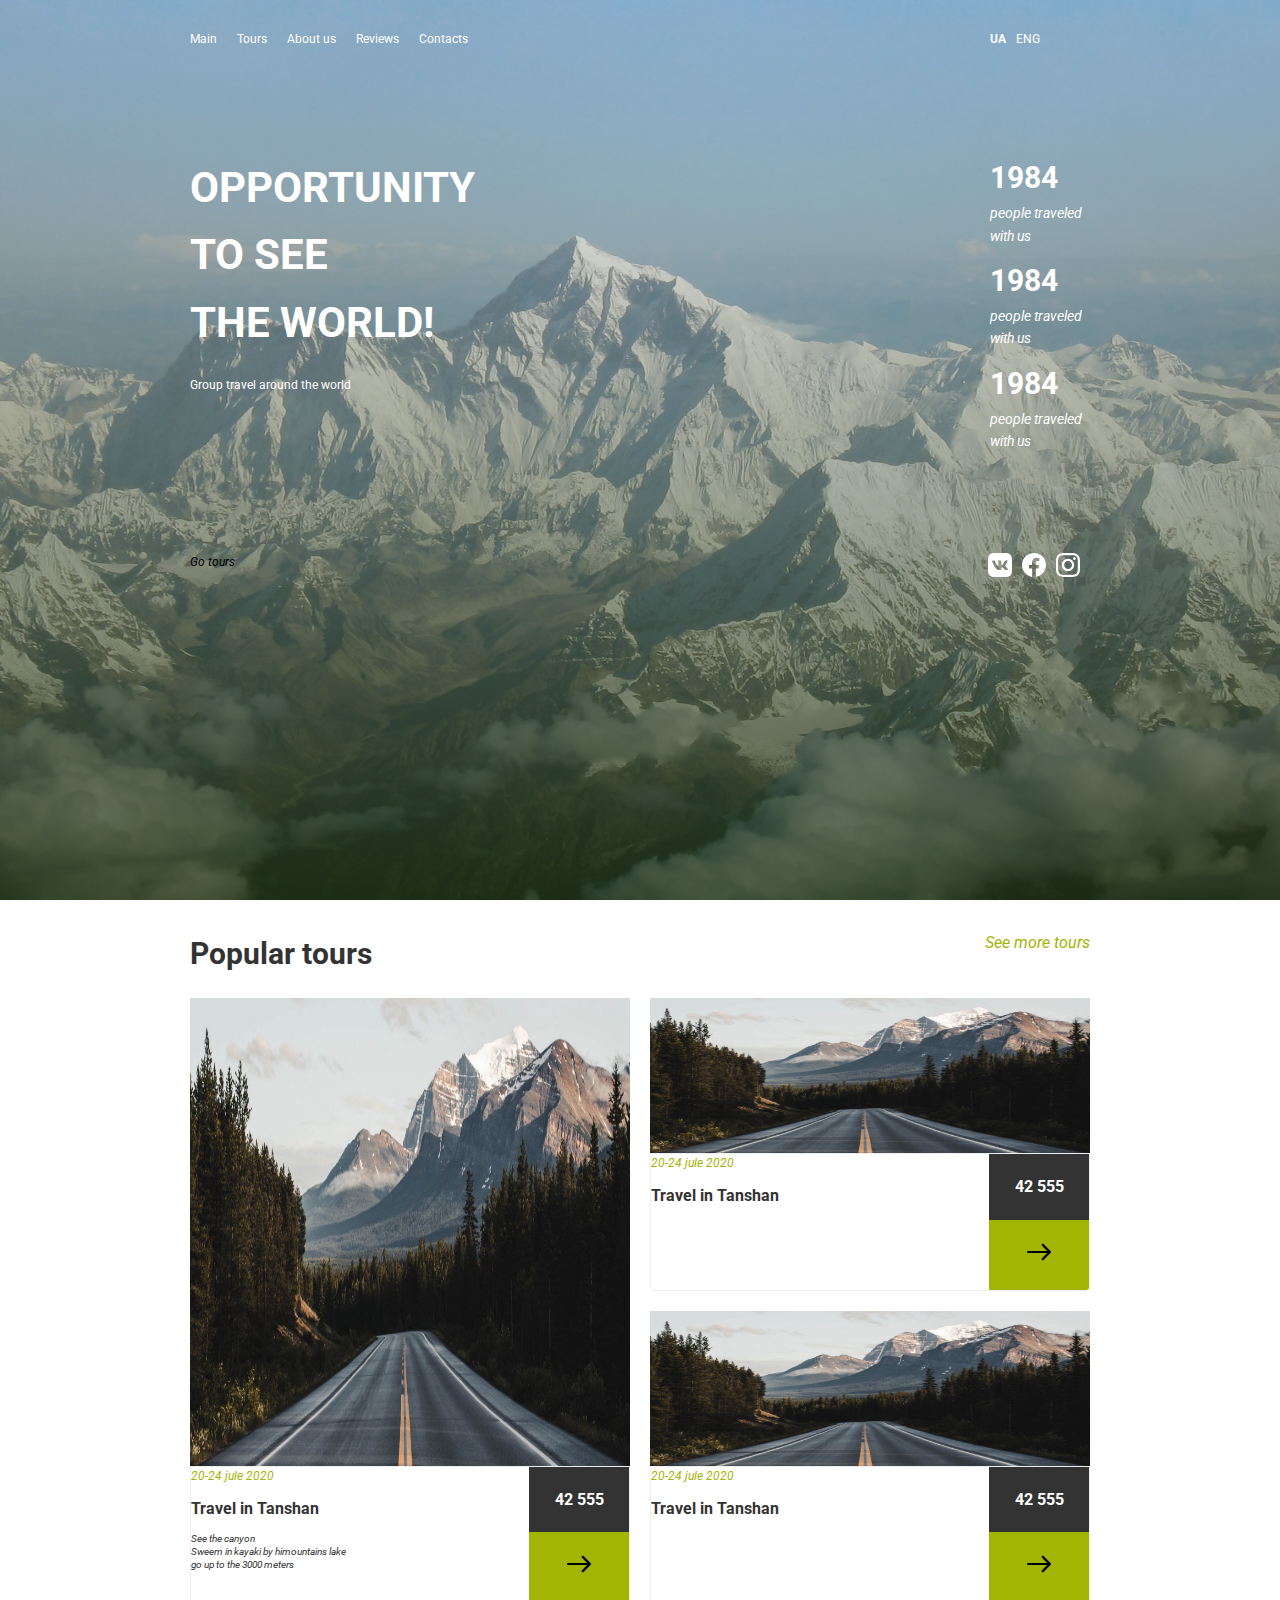
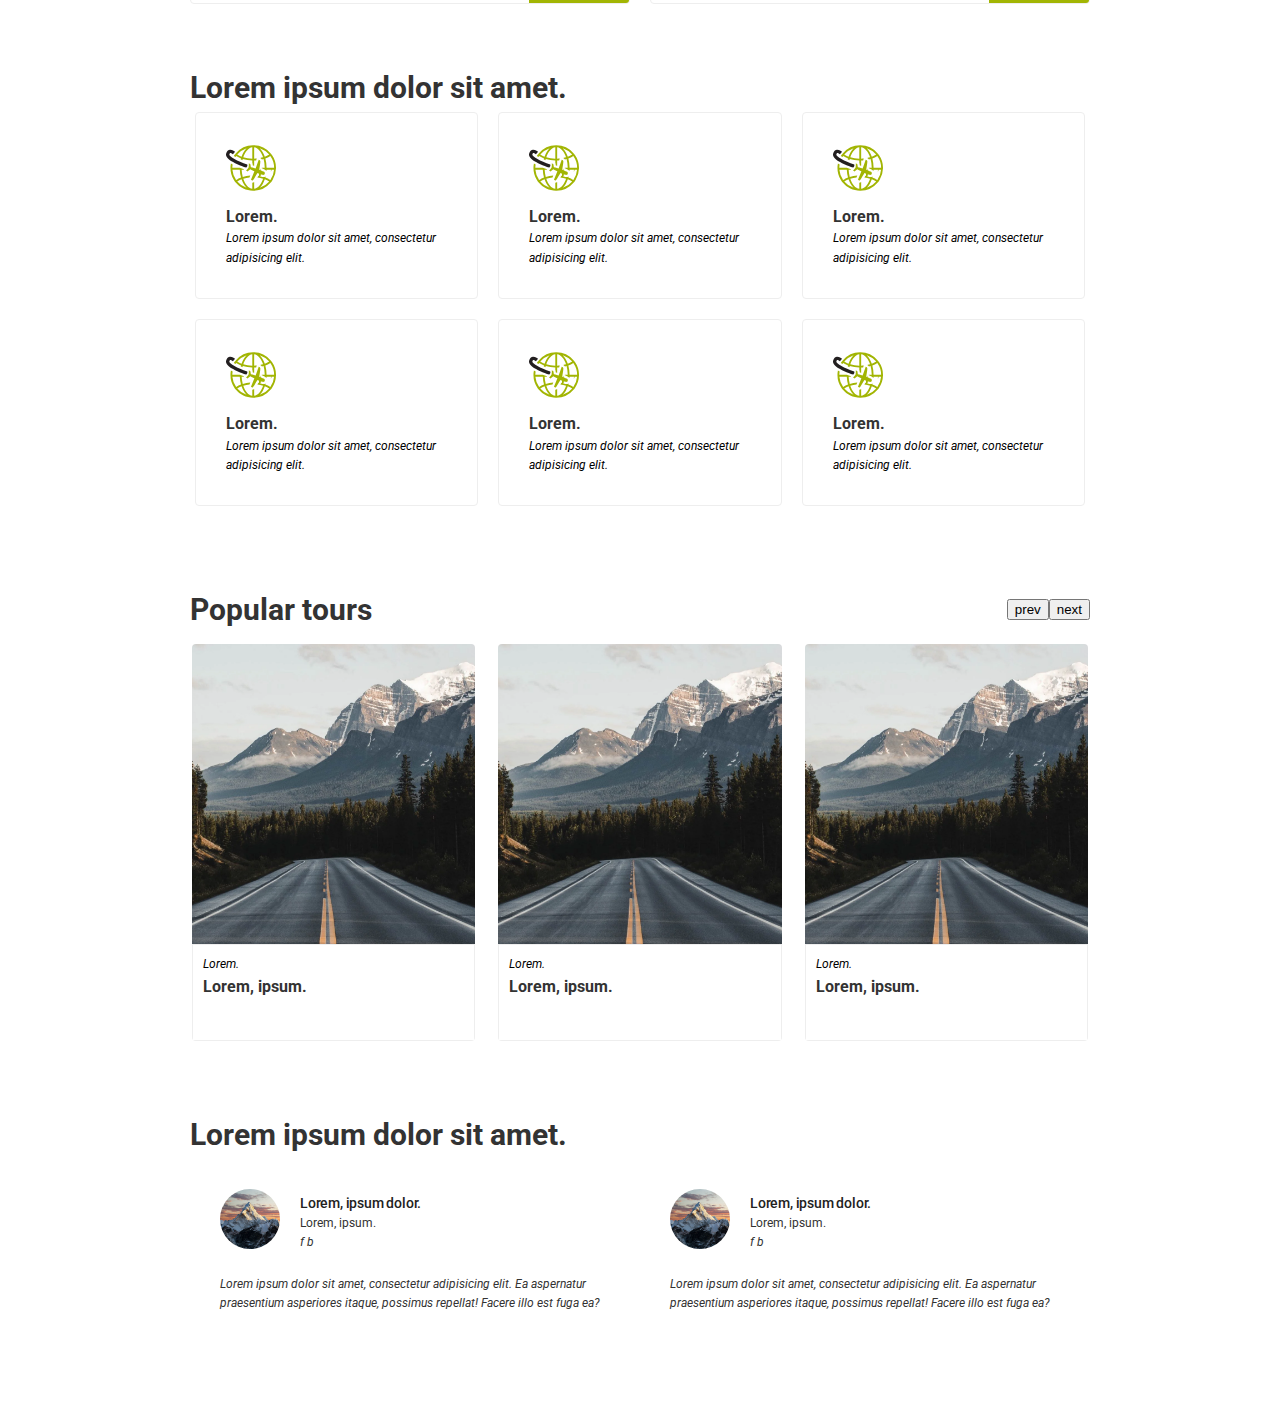
<file: index.html>
<!DOCTYPE html>
<html lang="en">
  <head>
    <meta charset="UTF-8" />
    <meta name="viewport" content="width=device-width, initial-scale=1.0" />
    <link rel="stylesheet" href="reset.css" />
    <link rel="stylesheet" href="css/style.css" />
    <title>Document</title>
  </head>
  <body>
    <section class="banner">
      <div class="content-wrapper">
        <header class="header">
          <nav class="main-nav">
            <ul class="nav-items">
              <a href="#" class="nav-item">
                <li>Main</li>
              </a>
              <a href="#" class="nav-item">
                <li>Tours</li>
              </a>
              <a href="#" class="nav-item">
                <li>About us</li>
              </a>
              <a href="#" class="nav-item">
                <li>Reviews</li>
              </a>
              <a href="#" class="nav-item">
                <li>Contacts</li>
              </a>
            </ul>
          </nav>
          <div class="lang">
            <span class="ua active">ua</span>
            <span class="eng">eng</span>
          </div>
        </header>
        <div class="section-content">
          <div class="section-content__part1">
            <h1 class="main__title">
              opportunity <br />to see <br />the world!
            </h1>
            <p class="title__desc">Group travel around the world</p>
          </div>
          <div class="section-content__part2">
            <div class="count-row">
              <div class="count-num">1984</div>
              <div class="count-text">people traveled with us</div>
            </div>
            <div class="count-row">
              <div class="count-num">1984</div>
              <div class="count-text">people traveled with us</div>
            </div>
            <div class="count-row">
              <div class="count-num">1984</div>
              <div class="count-text">people traveled with us</div>
            </div>
          </div>
        </div>

        <footer class="footer">
          <div class="go-tours">
            <div class="go-tours__icon"></div>
            <div class="go-tours__text">Go tours</div>
          </div>
          <div class="social">
            <div class="social__item vk"><img src="img/vk.svg" alt="" /></div>
            <div class="social__item fb">
              <img src="img/facebook.svg" alt="" />
            </div>
            <div class="social__item insta">
              <img src="img/instagram.svg" alt="" />
            </div>
          </div>
        </footer>
      </div>
    </section>
    <section class="tours content-wrapper">
      <div class="tours__header">
        <h2 class="header__title section__title">Popular tours</h2>
        <div class="header__link">
          <a href="#" class="header__link-item">See more tours</a>
        </div>
      </div>
      <div class="tours__cards">
        <div class="a-side">
          <div class="card__block">
            <div class="card__img">
              <img src="img/banner.jpg" alt="img" />
            </div>
            <div class="card__content">
              <div class="content__side">
                <div class="card__date">20-24 jule 2020</div>
                <div class="card__title block__title">Travel in Tanshan</div>
                <div class="card__desc">
                  <ul>
                    <li>See the canyon</li>
                    <li>Sweem in kayaki by himountains lake</li>
                    <li>go up to the 3000 meters</li>
                  </ul>
                </div>
              </div>
              <div class="card-side side2">
                <div class="card__price block__title">42 555</div>
                <div class="card__button">
                  <svg
                    width="24"
                    height="24"
                    x="0"
                    y="0"
                    viewBox="0 0 268.832 268.832"
                    style="enable-background: new 0 0 512 512"
                    xml:space="preserve"
                    class=""
                  >
                    <path
                      d="M265.171,125.577l-80-80c-4.881-4.881-12.797-4.881-17.678,0c-4.882,4.882-4.882,12.796,0,17.678l58.661,58.661H12.5   c-6.903,0-12.5,5.597-12.5,12.5c0,6.902,5.597,12.5,12.5,12.5h213.654l-58.659,58.661c-4.882,4.882-4.882,12.796,0,17.678   c2.44,2.439,5.64,3.661,8.839,3.661s6.398-1.222,8.839-3.661l79.998-80C270.053,138.373,270.053,130.459,265.171,125.577z"
                      fill="#000000"
                      data-original="#000000"
                      style=""
                      class=""
                    ></path>
                  </svg>
                </div>
              </div>
            </div>
          </div>
        </div>
        <div class="b-side">
          <div class="card__block card__block--sm">
            <div class="card__img card__img--sm">
              <img src="img/banner.jpg" alt="img" />
            </div>
            <div class="card__content">
              <div class="side1__content">
                <div class="card__date">20-24 jule 2020</div>
                <div class="card__title block__title">Travel in Tanshan</div>
              </div>
              <div class="side2__content">
                <div class="card__price block__title">42 555</div>
                <div class="card__button">
                  <svg
                    width="24"
                    height="24"
                    x="0"
                    y="0"
                    viewBox="0 0 268.832 268.832"
                    style="enable-background: new 0 0 512 512"
                    xml:space="preserve"
                    class=""
                  >
                    <path
                      d="M265.171,125.577l-80-80c-4.881-4.881-12.797-4.881-17.678,0c-4.882,4.882-4.882,12.796,0,17.678l58.661,58.661H12.5   c-6.903,0-12.5,5.597-12.5,12.5c0,6.902,5.597,12.5,12.5,12.5h213.654l-58.659,58.661c-4.882,4.882-4.882,12.796,0,17.678   c2.44,2.439,5.64,3.661,8.839,3.661s6.398-1.222,8.839-3.661l79.998-80C270.053,138.373,270.053,130.459,265.171,125.577z"
                      fill="#000000"
                      data-original="#000000"
                      style=""
                      class=""
                    ></path>
                  </svg>
                </div>
              </div>
            </div>
          </div>
          <div class="card__block card__block--sm">
            <div class="card__img card__img--sm">
              <img src="img/banner.jpg" alt="img" />
            </div>
            <div class="card__content">
              <div class="content__side--">
                <div class="card__date">20-24 jule 2020</div>
                <div class="card__title block__title">Travel in Tanshan</div>
              </div>
              <div class="scontent__side--2">
                <div class="card__price block__title">42 555</div>
                <div class="card__button">
                  <svg
                    width="24"
                    height="24"
                    x="0"
                    y="0"
                    viewBox="0 0 268.832 268.832"
                    style="enable-background: new 0 0 512 512"
                    xml:space="preserve"
                    class=""
                  >
                    <path
                      d="M265.171,125.577l-80-80c-4.881-4.881-12.797-4.881-17.678,0c-4.882,4.882-4.882,12.796,0,17.678l58.661,58.661H12.5   c-6.903,0-12.5,5.597-12.5,12.5c0,6.902,5.597,12.5,12.5,12.5h213.654l-58.659,58.661c-4.882,4.882-4.882,12.796,0,17.678   c2.44,2.439,5.64,3.661,8.839,3.661s6.398-1.222,8.839-3.661l79.998-80C270.053,138.373,270.053,130.459,265.171,125.577z"
                      fill="#000000"
                      data-original="#000000"
                      style=""
                      class=""
                    ></path>
                  </svg>
                </div>
              </div>
            </div>
          </div>
        </div>
      </div>
    </section>
    <section class="advantages content-wrapper">
      <h3 class="advantages__title section__title">
        Lorem ipsum dolor sit amet.
      </h3>
      <div class="advantages__items">
        <div class="advantages__item">
          <img
            src="img/icon/advantages.svg"
            alt=""
            class="advantages__item__img"
          />
          <h4 class="advantages__item__title block__title fs-normal">Lorem.</h4>
          <p class="advantages__item__desc">
            Lorem ipsum dolor sit amet, consectetur adipisicing elit.
          </p>
        </div>
        <div class="advantages__item">
          <img
            src="img/icon/advantages.svg"
            alt=""
            class="advantages__item__img"
          />
          <h4 class="advantages__item__title block__title fs-normal">Lorem.</h4>
          <p class="advantages__item__desc">
            Lorem ipsum dolor sit amet, consectetur adipisicing elit.
          </p>
        </div>
        <div class="advantages__item">
          <img
            src="img/icon/advantages.svg"
            alt=""
            class="advantages__item__img"
          />
          <h4 class="advantages__item__title block__title fs-normal">Lorem.</h4>
          <p class="advantages__item__desc">
            Lorem ipsum dolor sit amet, consectetur adipisicing elit.
          </p>
        </div>
        <div class="advantages__item">
          <img
            src="img/icon/advantages.svg"
            alt=""
            class="advantages__item__img"
          />
          <h4 class="advantages__item__title block__title fs-normal">Lorem.</h4>
          <p class="advantages__item__desc">
            Lorem ipsum dolor sit amet, consectetur adipisicing elit.
          </p>
        </div>
        <div class="advantages__item">
          <img
            src="img/icon/advantages.svg"
            alt=""
            class="advantages__item__img"
          />
          <h4 class="advantages__item__title block__title fs-normal">Lorem.</h4>
          <p class="advantages__item__desc">
            Lorem ipsum dolor sit amet, consectetur adipisicing elit.
          </p>
        </div>
        <div class="advantages__item">
          <img
            src="img/icon/advantages.svg"
            alt=""
            class="advantages__item__img"
          />
          <h4 class="advantages__item__title block__title fs-normal">Lorem.</h4>
          <p class="advantages__item__desc">
            Lorem ipsum dolor sit amet, consectetur adipisicing elit.
          </p>
        </div>
      </div>
    </section>
    <section class="our-team content-wrapper">
      <div class="our-team__header">
        <h2 class="our-team__title section__title">Popular tours</h2>
        <div class="our-team__slider-buttons">
          <button class="our-team__prev-btn">prev</button>
          <button class="our-team__next-btn">next</button>
        </div>
      </div>
      <div class="our-team__cards">
        <div class="our-team__card">
          <div class="our-team__img-wrap">
            <img src="img/banner.webp" alt="" class="our-team__img" />
          </div>
          <div class="our-team__info">
            <div class="our-team__text">
              <div class="our-team__role">Lorem.</div>
              <div class="our-team__name block__title">Lorem, ipsum.</div>
            </div>
            <div class="our-team__icons">
              <img src="img/facebook.svg" alt="" class="our-team__social" />
              <img src="img/vk.svg" alt="" class="our-team__social" />
              <img src="img/instagram.svg" alt="" class="our-team__social" />
            </div>
          </div>
        </div>
        <div class="our-team__card">
          <div class="our-team__img-wrap">
            <img src="img/banner.webp" alt="" class="our-team__img" />
          </div>
          <div class="our-team__info">
            <div class="our-team__text">
              <div class="our-team__role">Lorem.</div>
              <div class="our-team__name block__title">Lorem, ipsum.</div>
            </div>
            <div class="our-team__icons">
              <img src="img/facebook.svg" alt="" class="our-team__social" />
              <img src="img/vk.svg" alt="" class="our-team__social" />
              <img src="img/instagram.svg" alt="" class="our-team__social" />
            </div>
          </div>
        </div>
        <div class="our-team__card">
          <div class="our-team__img-wrap">
            <img src="img/banner.webp" alt="" class="our-team__img" />
          </div>
          <div class="our-team__info">
            <div class="our-team__text">
              <div class="our-team__role">Lorem.</div>
              <div class="our-team__name block__title">Lorem, ipsum.</div>
            </div>
            <div class="our-team__icons">
              <img src="img/facebook.svg" alt="" class="our-team__social" />
              <img src="img/vk.svg" alt="" class="our-team__social" />
              <img src="img/instagram.svg" alt="" class="our-team__social" />
            </div>
          </div>
        </div>
      </div>
    </section>
    <!-- /.our-team -->
    <section class="clients">
      <div class="content-wrapper">
        <div class="clients-header">
          <h2 class="clients__title section__title">
            Lorem ipsum dolor sit amet.
          </h2>
          <div class="clients__arrow"></div>
        </div>
        <div class="clients-review__container">
          <div class="clients-review__item">
            <div class="clients-review__head">
              <div class="clients-review__img-wrap">
                <img
                  src="img/2018_banner.jpg"
                  alt=""
                  class="clients-review__img"
                />
              </div>
              <div class="clients-review__info">
                <h4 class="clients-review__title title-small">
                  Lorem, ipsum dolor.
                </h4>
                <div class="clients-review__travel fs-normal">
                  Lorem, ipsum.
                </div>
                <div class="clients-review__social">f b</div>
              </div>
            </div>
            <div class="clients-review__text">
              Lorem ipsum dolor sit amet, consectetur adipisicing elit. Ea
              aspernatur praesentium asperiores itaque, possimus repellat!
              Facere illo est fuga ea?
            </div>
          </div>
          <div class="clients-review__item">
            <div class="clients-review__head">
              <div class="clients-review__img-wrap">
                <img
                  src="img/2018_banner.jpg"
                  alt=""
                  class="clients-review__img"
                />
              </div>
              <div class="clients-review__info">
                <h4 class="clients-review__title title-small">
                  Lorem, ipsum dolor.
                </h4>
                <div class="clients-review__travel fs-normal">
                  Lorem, ipsum.
                </div>
                <div class="clients-review__social">f b</div>
              </div>
            </div>
            <div class="clients-review__text">
              Lorem ipsum dolor sit amet, consectetur adipisicing elit. Ea
              aspernatur praesentium asperiores itaque, possimus repellat!
              Facere illo est fuga ea?
            </div>
          </div>
        </div>
      </div>
    </section>
  </body>
</html>
</file>
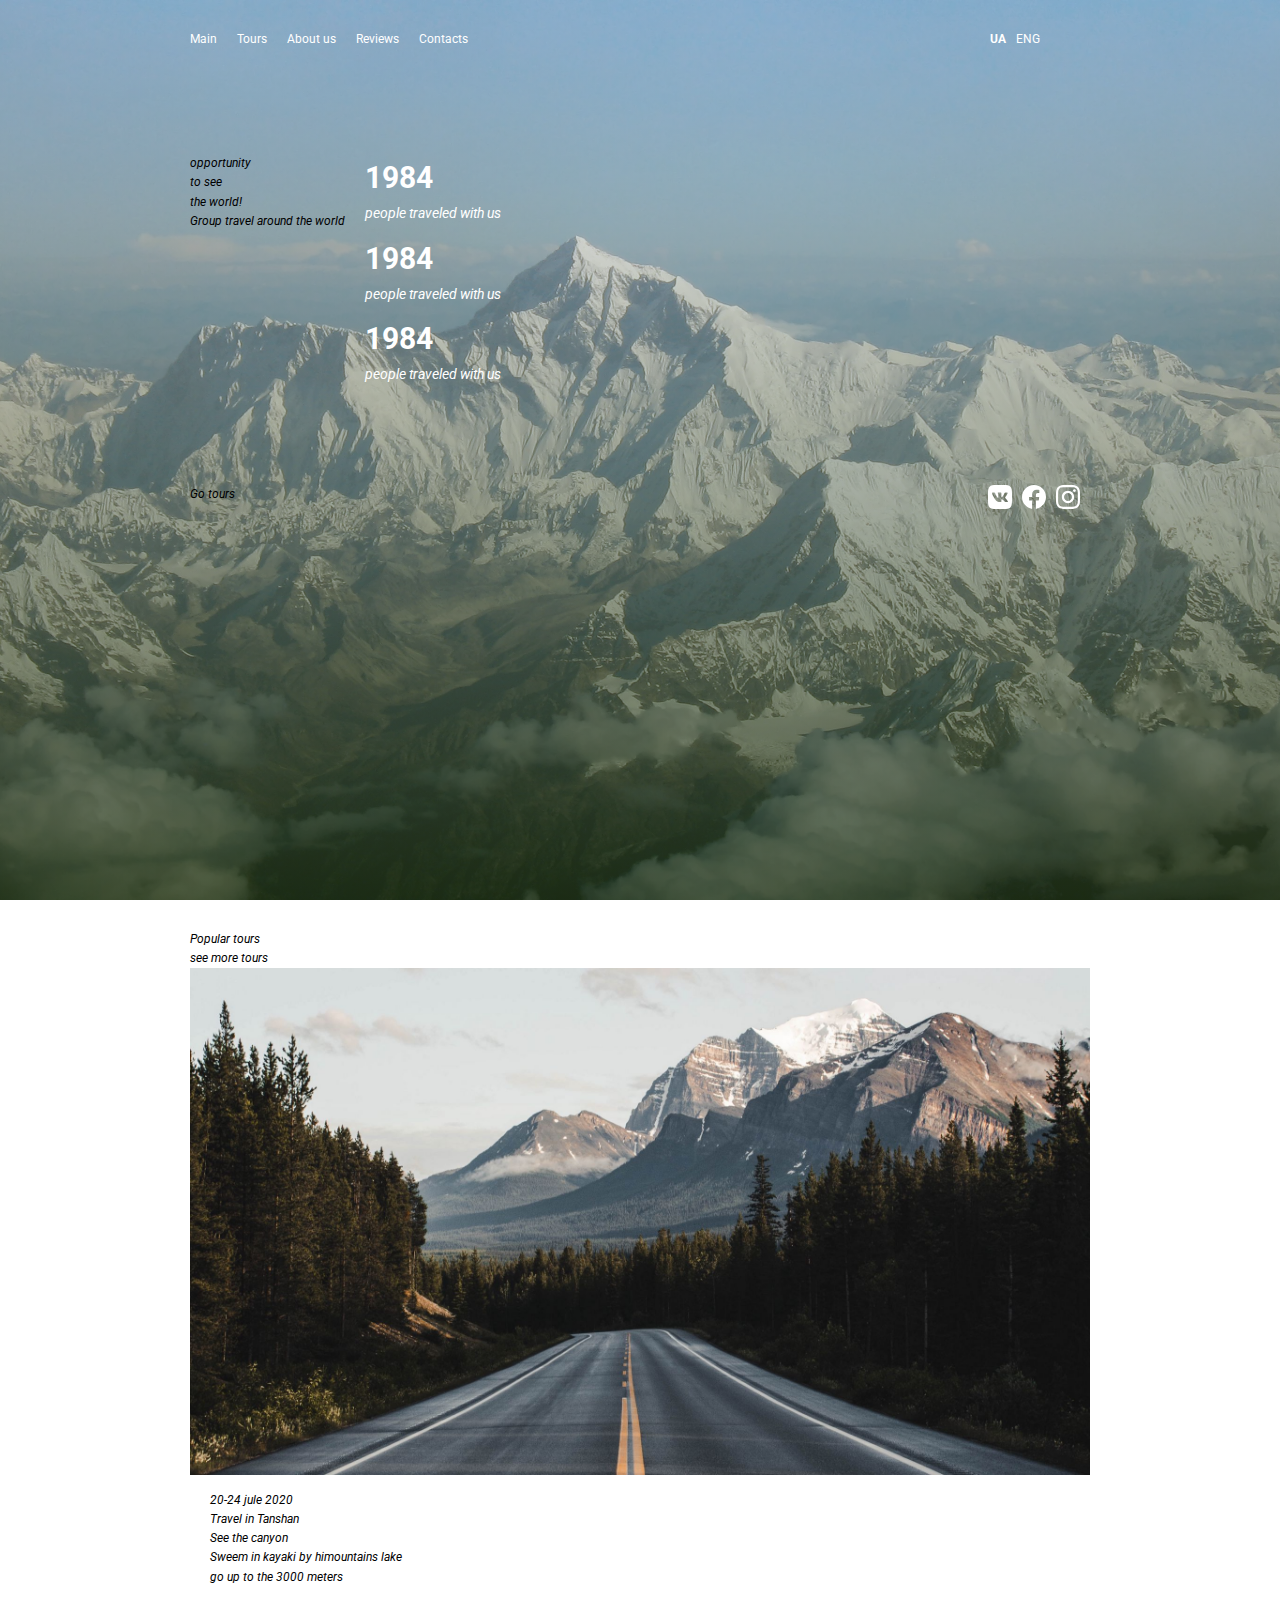
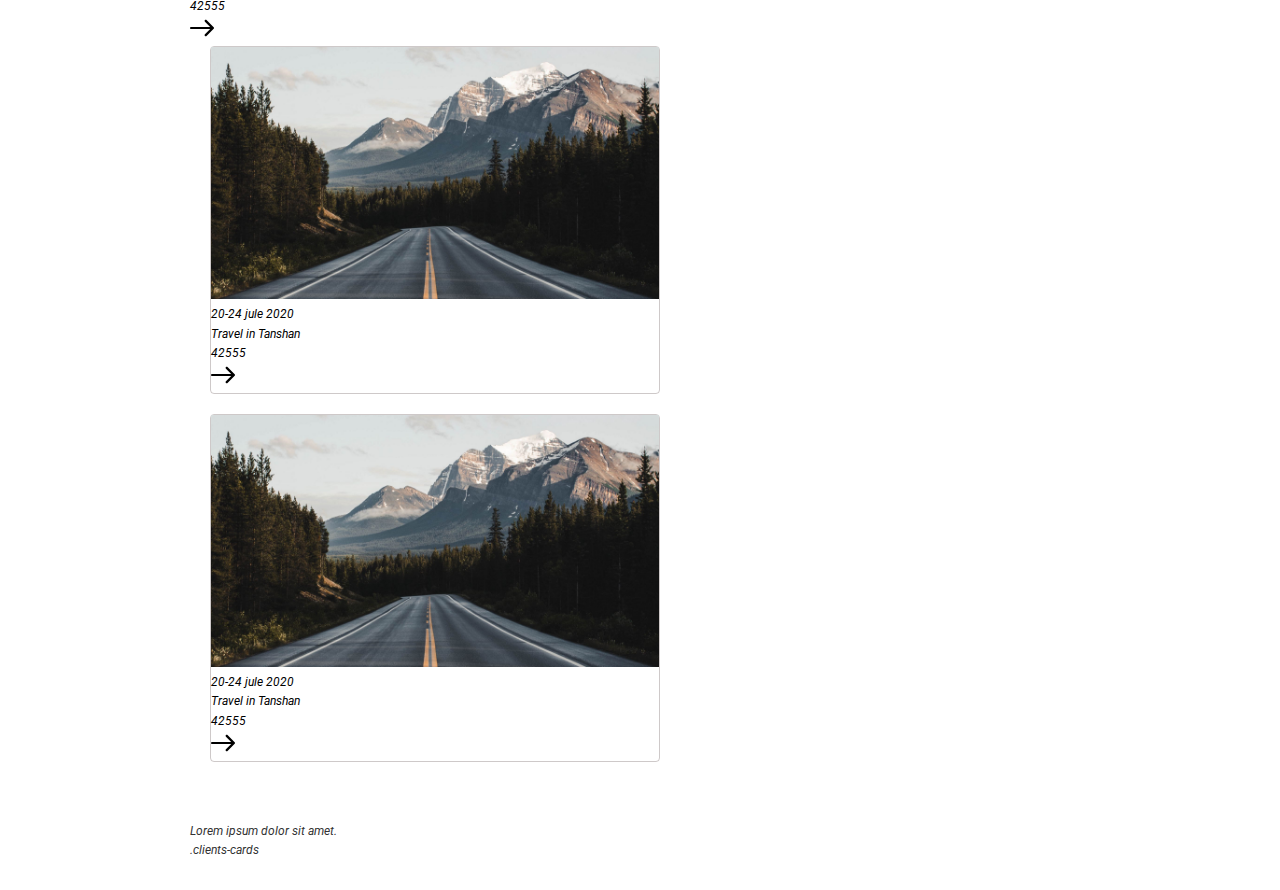
<file: banner.html>
<!DOCTYPE html>
<html lang="en">
  <head>
    <meta charset="UTF-8" />
    <meta name="viewport" content="width=device-width, initial-scale=1.0" />
    <link rel="stylesheet" href="reset.css" />
    <link rel="stylesheet" href="css/style.css" />
    <title>Document</title>
  </head>
  <body>
    <section class="banner">
      <div class="content-wrapper">
        <header class="header">
          <nav class="main-nav">
            <ul class="nav-items">
              <a href="#" class="nav-item">
                <li>Main</li>
              </a>
              <a href="#" class="nav-item">
                <li>Tours</li>
              </a>
              <a href="#" class="nav-item">
                <li>About us</li>
              </a>
              <a href="#" class="nav-item">
                <li>Reviews</li>
              </a>
              <a href="#" class="nav-item">
                <li>Contacts</li>
              </a>
            </ul>
          </nav>
          <div class="lang">
            <span class="ua active">ua</span>
            <span class="eng">eng</span>
          </div>
        </header>
        <div class="section-content">
          <div class="a-side">
            <h1 class="title">opportunity <br />to see <br />the world!</h1>
            <p class="desc">Group travel around the world</p>
          </div>
          <div class="b-side">
            <div class="count-row">
              <div class="count-num">1984</div>
              <div class="count-text">people traveled with us</div>
            </div>
            <div class="count-row">
              <div class="count-num">1984</div>
              <div class="count-text">people traveled with us</div>
            </div>
            <div class="count-row">
              <div class="count-num">1984</div>
              <div class="count-text">people traveled with us</div>
            </div>
          </div>
        </div>

        <footer class="footer">
          <div class="go-tours">
            <div class="go-tours__icon"></div>
            <div class="go-tours__text">Go tours</div>
          </div>
          <div class="social">
            <div class="social__item vk"><img src="img/vk.svg" alt="" /></div>
            <div class="social__item fb">
              <img src="img/facebook.svg" alt="" />
            </div>
            <div class="social__item insta">
              <img src="img/instagram.svg" alt="" />
            </div>
          </div>
        </footer>
      </div>
    </section>
    <section class="tours content-wrapper">
      <div class="tours-header">
        <h2 class="header-title">Popular tours</h2>
        <div class="header-link">see more tours</div>
      </div>
      <div class="tours-cards">
        <div class="a-side">
          <div class="card-block">
            <div class="card-img">
              <img src="img/banner.jpg" alt="img" />
            </div>
            <div class="card-content">
              <div class="content-side side1">
                <div class="card-date">20-24 jule 2020</div>
                <div class="card-title">Travel in Tanshan</div>
                <div class="card-desc">
                  <ul>
                    <li>See the canyon</li>
                    <li>Sweem in kayaki by himountains lake</li>
                    <li>go up to the 3000 meters</li>
                  </ul>
                </div>
              </div>
              <div class="card-side side2">
                <div class="card-price">42555</div>
                <div class="card-button">
                  <svg
                    width="24"
                    height="24"
                    x="0"
                    y="0"
                    viewBox="0 0 268.832 268.832"
                    style="enable-background: new 0 0 512 512"
                    xml:space="preserve"
                    class=""
                  >
                    <path
                      d="M265.171,125.577l-80-80c-4.881-4.881-12.797-4.881-17.678,0c-4.882,4.882-4.882,12.796,0,17.678l58.661,58.661H12.5   c-6.903,0-12.5,5.597-12.5,12.5c0,6.902,5.597,12.5,12.5,12.5h213.654l-58.659,58.661c-4.882,4.882-4.882,12.796,0,17.678   c2.44,2.439,5.64,3.661,8.839,3.661s6.398-1.222,8.839-3.661l79.998-80C270.053,138.373,270.053,130.459,265.171,125.577z"
                      fill="#000000"
                      data-original="#000000"
                      style=""
                      class=""
                    ></path>
                  </svg>
                </div>
              </div>
            </div>
          </div>
        </div>
        <div class="b-side">
          <div class="card-block--sm">
            <div class="card-img sm-img">
              <img src="img/banner.jpg" alt="img" />
            </div>
            <div class="card-content">
              <div class="side1-content">
                <div class="card-date">20-24 jule 2020</div>
                <div class="card-title">Travel in Tanshan</div>
              </div>
              <div class="side2-content">
                <div class="card-price">42555</div>
                <div class="card-button">
                  <svg
                    width="24"
                    height="24"
                    x="0"
                    y="0"
                    viewBox="0 0 268.832 268.832"
                    style="enable-background: new 0 0 512 512"
                    xml:space="preserve"
                    class=""
                  >
                    <path
                      d="M265.171,125.577l-80-80c-4.881-4.881-12.797-4.881-17.678,0c-4.882,4.882-4.882,12.796,0,17.678l58.661,58.661H12.5   c-6.903,0-12.5,5.597-12.5,12.5c0,6.902,5.597,12.5,12.5,12.5h213.654l-58.659,58.661c-4.882,4.882-4.882,12.796,0,17.678   c2.44,2.439,5.64,3.661,8.839,3.661s6.398-1.222,8.839-3.661l79.998-80C270.053,138.373,270.053,130.459,265.171,125.577z"
                      fill="#000000"
                      data-original="#000000"
                      style=""
                      class=""
                    ></path>
                  </svg>
                </div>
              </div>
            </div>
          </div>
          <div class="card-block--sm">
            <div class="card-img sm-img">
              <img src="img/banner.jpg" alt="img" />
            </div>
            <div class="card-content">
              <div class="side1-content">
                <div class="card-date">20-24 jule 2020</div>
                <div class="card-title">Travel in Tanshan</div>
              </div>
              <div class="side2-content">
                <div class="card-price">42555</div>
                <div class="card-button">
                  <svg
                    width="24"
                    height="24"
                    x="0"
                    y="0"
                    viewBox="0 0 268.832 268.832"
                    style="enable-background: new 0 0 512 512"
                    xml:space="preserve"
                    class=""
                  >
                    <path
                      d="M265.171,125.577l-80-80c-4.881-4.881-12.797-4.881-17.678,0c-4.882,4.882-4.882,12.796,0,17.678l58.661,58.661H12.5   c-6.903,0-12.5,5.597-12.5,12.5c0,6.902,5.597,12.5,12.5,12.5h213.654l-58.659,58.661c-4.882,4.882-4.882,12.796,0,17.678   c2.44,2.439,5.64,3.661,8.839,3.661s6.398-1.222,8.839-3.661l79.998-80C270.053,138.373,270.053,130.459,265.171,125.577z"
                      fill="#000000"
                      data-original="#000000"
                      style=""
                      class=""
                    ></path>
                  </svg>
                </div>
              </div>
            </div>
          </div>
        </div>
      </div>
    </section>
    <section class="clients">
      <div class="content-wrapper">
        <div class="clients-header">
          <div class="clients__title">Lorem ipsum dolor sit amet.</div>
          <div class="clients__arrow"></div>
        </div>
        .clients-cards
      </div>
    </section>
  </body>
</html>
</file>
<file: css/style.css>
@import url("https://fonts.googleapis.com/css2?family=Roboto:wght@300;400;500;700&display=swap");
* {
  -webkit-box-sizing: border-box;
          box-sizing: border-box;
}

html {
  font-size: 12px;
  font-style: italic;
  line-height: 1.6;
}

ul li {
  list-style: none;
}

img {
  max-width: 100%;
}

a {
  text-decoration: none;
  color: inherit;
}

body {
  font-family: "Roboto", sans-serif;
}

.content-wrapper {
  margin: 0 auto;
  padding: 30px 50px;
  max-width: 1000px;
}

.page__title {
  font-size: 36px;
  font-weight: 700;
  font-style: normal;
}

.section__title {
  font-size: 30px;
  font-weight: 700;
  font-style: normal;
  color: #333333;
}

.block__title {
  font-size: 16px;
  color: #333333;
  font-weight: 700;
  font-style: normal;
}

.title-big {
  font-size: 28px;
  font-weight: 700;
  color: #333333;
  font-style: normal;
}

.title-small {
  font-size: 14px;
  font-weight: 500;
  font-style: normal;
  letter-spacing: -0.2px;
  color: #222;
}

.fs-normal {
  font-style: normal;
}

.c-white {
  color: #fff;
}

.c-grey {
  color: #777;
}

.banner {
  background-image: -webkit-gradient(linear, left top, left bottom, from(rgba(245, 246, 252, 0.52)), to(rgba(37, 58, 25, 0.73))), url(../img/hero.webp);
  background-image: linear-gradient(to bottom, rgba(245, 246, 252, 0.52), rgba(37, 58, 25, 0.73)), url(../img/hero.webp);
  background-size: cover;
  background-repeat: no-repeat;
  background-position: center;
  height: 100vh;
}

.header {
  display: -webkit-box;
  display: -ms-flexbox;
  display: flex;
}

.nav-items {
  font-style: normal;
  color: #fff;
  display: -webkit-box;
  display: -ms-flexbox;
  display: flex;
}

.nav-item {
  position: relative;
  padding-bottom: 5px;
}

.nav-item:before {
  content: "";
  position: absolute;
  width: 100%;
  height: 2px;
  bottom: 0;
  left: 0;
  background-color: #fff;
  visibility: hidden;
  -webkit-transform: scaleX(0);
          transform: scaleX(0);
  -webkit-transition: 0.25s linear;
  transition: 0.25s linear;
}

.nav-item:hover::before {
  visibility: visible;
  -webkit-transform: scaleX(1);
          transform: scaleX(1);
}

a:not(:last-child) {
  margin-right: 20px;
}

.lang {
  font-style: normal;
  color: #fff;
  display: -webkit-box;
  display: -ms-flexbox;
  display: flex;
  margin-left: auto;
  text-transform: uppercase;
  -webkit-box-flex: 0;
      -ms-flex: 0 1 100px;
          flex: 0 1 100px;
}

.lang:nth-child(n) {
  cursor: pointer;
}

.ua {
  font-weight: 700;
  margin-right: 10px;
}

.section-content {
  display: -webkit-box;
  display: -ms-flexbox;
  display: flex;
  padding: 100px 0;
}

.section-content__part1 {
  -webkit-box-flex: 1;
      -ms-flex: 1 1 600px;
          flex: 1 1 600px;
}

.section-content__part2 {
  margin-left: auto;
  -webkit-box-flex: 0;
      -ms-flex: 0 1 100px;
          flex: 0 1 100px;
}

.main__title {
  font-size: 42px;
  font-style: normal;
  font-weight: 700;
  color: #fff;
  text-transform: uppercase;
  margin-bottom: 20px;
}

.title__desc {
  color: #fff;
  font-style: normal;
}

.count-row {
  color: #fff;
  font-style: normal;
}

.count-row:not(:last-child) {
  margin-bottom: 10px;
}

.count-num {
  font-size: 30px;
  font-weight: 700;
}

.count-text {
  font-size: 14px;
  font-style: italic;
}

.footer {
  display: -webkit-box;
  display: -ms-flexbox;
  display: flex;
  -webkit-box-pack: justify;
      -ms-flex-pack: justify;
          justify-content: space-between;
}

.social {
  display: -webkit-box;
  display: -ms-flexbox;
  display: flex;
}

.social__item > img {
  width: 24px;
  height: auto;
  margin-right: 10px;
  fill: #fff;
}

.tours__header {
  display: -webkit-box;
  display: -ms-flexbox;
  display: flex;
  -webkit-box-pack: justify;
      -ms-flex-pack: justify;
          justify-content: space-between;
  margin-bottom: 20px;
}

.header__link {
  font-size: 16px;
  color: #a2b503;
}

.tours__cards {
  display: -webkit-box;
  display: -ms-flexbox;
  display: flex;
}

.tours__cards .a-side {
  -webkit-box-flex: 1;
      -ms-flex: 1 1 50%;
          flex: 1 1 50%;
}

.tours__cards .b-side {
  -webkit-box-flex: 1;
      -ms-flex: 1 1 50%;
          flex: 1 1 50%;
}

.card__block {
  display: -webkit-box;
  display: -ms-flexbox;
  display: flex;
  -webkit-box-orient: vertical;
  -webkit-box-direction: normal;
      -ms-flex-direction: column;
          flex-direction: column;
  height: 100%;
}

.card__block--sm {
  height: auto;
}

.card__block:not(:last-child) {
  margin-bottom: 20px;
}

.card__img {
  display: -webkit-box;
  display: -ms-flexbox;
  display: flex;
  -webkit-box-flex: 1;
      -ms-flex-positive: 1;
          flex-grow: 1;
  -o-object-fit: cover;
     object-fit: cover;
  border-top-left-radius: 4px;
  border-top-right-radius: 4px;
  width: 100%;
}

.card__img--sm {
  -webkit-box-flex: 0;
      -ms-flex-positive: 0;
          flex-grow: 0;
  height: 155px;
}

.sm-img > img {
  -o-object-fit: cover;
     object-fit: cover;
}

.card__content {
  display: -webkit-box;
  display: -ms-flexbox;
  display: flex;
  -webkit-box-pack: justify;
      -ms-flex-pack: justify;
          justify-content: space-between;
  border: 1px solid #eee;
  border-bottom-left-radius: 4px;
  border-bottom-right-radius: 4px;
  overflow: hidden;
}

.content__info {
  padding: 20px;
}

.content__text {
  padding: 10px 20px;
}

.content__btns {
  display: -webkit-box;
  display: -ms-flexbox;
  display: flex;
}

.side1 {
  padding: 10px 20px;
}

.card__date {
  color: #a2b503;
  margin-bottom: 10px;
}

.card__title {
  font-size: 16px;
  color: #333333;
  font-weight: 700;
  margin-bottom: 10px;
}

.card__desc {
  color: #333333;
  font-size: 10px;
  font-style: italic;
  line-height: 1.3;
}

.card__price {
  min-width: 100px;
  color: #fff;
  font-size: 16px;
  background-color: #333333;
  text-align: center;
  padding: 20px 0;
}

.card__button {
  text-align: center;
  padding: 20px 0;
  min-width: 100px;
  background-color: #a2b503;
}

.b-side {
  width: 50%;
  margin-left: 20px;
}

.b-side > .card-block--sm + .card-block--sm {
  margin-top: 20px;
}

.card__img {
  background: url(../../img/banner.jpg) no-repeat;
  background-position: center;
  background-size: cover;
}

.card-block--sm {
  display: -webkit-box;
  display: -ms-flexbox;
  display: flex;
  -webkit-box-orient: vertical;
  -webkit-box-direction: normal;
      -ms-flex-direction: column;
          flex-direction: column;
  border: 1px solid rgba(117, 103, 103, 0.356);
  border-radius: 4px;
}

.card-block--sm > .card__img {
  line-height: 0;
  max-width: 300px;
  min-height: 100px;
  background: url(../../img/mount-full.jpg) no-repeat;
  background-position: center;
  background-size: cover;
}

.card__content--sm {
  display: -webkit-box;
  display: -ms-flexbox;
  display: flex;
  -webkit-box-orient: horizontal;
  -webkit-box-direction: normal;
      -ms-flex-direction: row;
          flex-direction: row;
  width: 40%;
  border: 1px solid #7c7070;
  width: 100%;
}

.card__content-side1--sm {
  display: inline-block;
  padding: 10px 15px;
}

.clients {
  color: #333333;
}

.clients-review__container {
  display: -webkit-box;
  display: -ms-flexbox;
  display: flex;
  margin-bottom: 50px;
}

.clients-review__item {
  padding: 30px;
}

.clients-review__head {
  display: -webkit-box;
  display: -ms-flexbox;
  display: flex;
  -webkit-box-align: center;
      -ms-flex-align: center;
          align-items: center;
  margin-bottom: 20px;
}

.clients-review__img {
  width: 60px;
  height: 60px;
  -o-object-fit: cover;
     object-fit: cover;
  border-radius: 50%;
}

.clients-review__info {
  padding-left: 20px;
}

.clients-review__text {
  font-size: 12px;
  font-style: italic;
  color: #333;
}

.page-header__img-wrap {
  height: 400px;
  width: 100%;
  background-image: -webkit-gradient(linear, left top, left bottom, from(rgba(245, 246, 252, 0.52)), to(rgba(37, 58, 25, 0.73))), url(../img/hero.webp);
  background-image: linear-gradient(to bottom, rgba(245, 246, 252, 0.52), rgba(37, 58, 25, 0.73)), url(../img/hero.webp);
  background-size: cover;
  background-repeat: no-repeat;
  background-position: center;
}

.page-header__content {
  display: -webkit-box;
  display: -ms-flexbox;
  display: flex;
}

.page-travels {
  margin-top: -250px;
}

.travel__item {
  display: -webkit-box;
  display: -ms-flexbox;
  display: flex;
  margin-bottom: 20px;
  border-radius: 4px;
  overflow: hidden;
}

.travel__img {
  -o-object-fit: cover;
     object-fit: cover;
  position: absolute;
  top: 0;
  left: 0;
  height: 100%;
  width: 100%;
}

.travel__img-wrap {
  position: relative;
  -webkit-box-flex: 1;
      -ms-flex: 1 1 550px;
          flex: 1 1 550px;
}

.travel__content {
  -webkit-box-flex: 1;
      -ms-flex: 1 1 250px;
          flex: 1 1 250px;
  background-color: #fff;
}

.travel__info {
  padding: 50px;
}

.travel__date {
  color: #a2b503;
}

.travel__footer {
  display: -webkit-box;
  display: -ms-flexbox;
  display: flex;
}

.travel__price {
  -webkit-box-flex: 1;
      -ms-flex: 1 0 45%;
          flex: 1 0 45%;
  text-align: center;
  padding: 7px;
  background-color: #333;
}

.travel__submit {
  -webkit-box-flex: 1;
      -ms-flex: 1 0 55%;
          flex: 1 0 55%;
  background-color: #a2b503;
  padding: 7px;
  text-align: center;
}

.advantages__items {
  display: -webkit-box;
  display: -ms-flexbox;
  display: flex;
  -webkit-box-pack: center;
      -ms-flex-pack: center;
          justify-content: center;
  -ms-flex-wrap: wrap;
      flex-wrap: wrap;
  margin: 0 -10px;
}

.advantages__item {
  margin: 0 10px;
  max-width: calc(33% - 20px);
  min-width: 140px;
  padding: 30px 30px;
  border: 1px solid #eee;
  border-radius: 4px;
  margin-bottom: 20px;
}

.advantages__item__img {
  width: 50px;
  height: 50px;
  fill: #a2b503;
  margin-bottom: 5px;
}

.our-team__header {
  display: -webkit-box;
  display: -ms-flexbox;
  display: flex;
  -webkit-box-align: center;
      -ms-flex-align: center;
          align-items: center;
}

.our-team__slider-buttons {
  display: -webkit-box;
  display: -ms-flexbox;
  display: flex;
  margin-left: auto;
}

.our-team__prev-btn {
  -ms-flex-item-align: baseline;
      align-self: baseline;
}

.our-team__next-btn {
  -ms-flex-item-align: center;
      -ms-grid-row-align: center;
      align-self: center;
}

.our-team__cards {
  display: -webkit-box;
  display: -ms-flexbox;
  display: flex;
  -ms-flex-wrap: wrap;
      flex-wrap: wrap;
  -ms-flex-pack: distribute;
      justify-content: space-around;
  margin: 0 -10px;
}

.our-team__card {
  -ms-flex-preferred-size: calc(33% - 20px);
      flex-basis: calc(33% - 20px);
  min-width: 200px;
  margin: 10px;
  border-radius: 4px;
  overflow: hidden;
}

.our-team__img-wrap {
  height: 300px;
}

.our-team__img {
  -o-object-fit: cover;
     object-fit: cover;
  height: 100%;
  width: 100%;
}

.our-team__info {
  width: 100%;
  padding: 10px;
  border: 1px solid #eee;
}

.our-team__social {
  width: 24px;
  height: auto;
  fill: #a2b503;
  color: #a2b503;
}
/*# sourceMappingURL=style.css.map */
</file>
